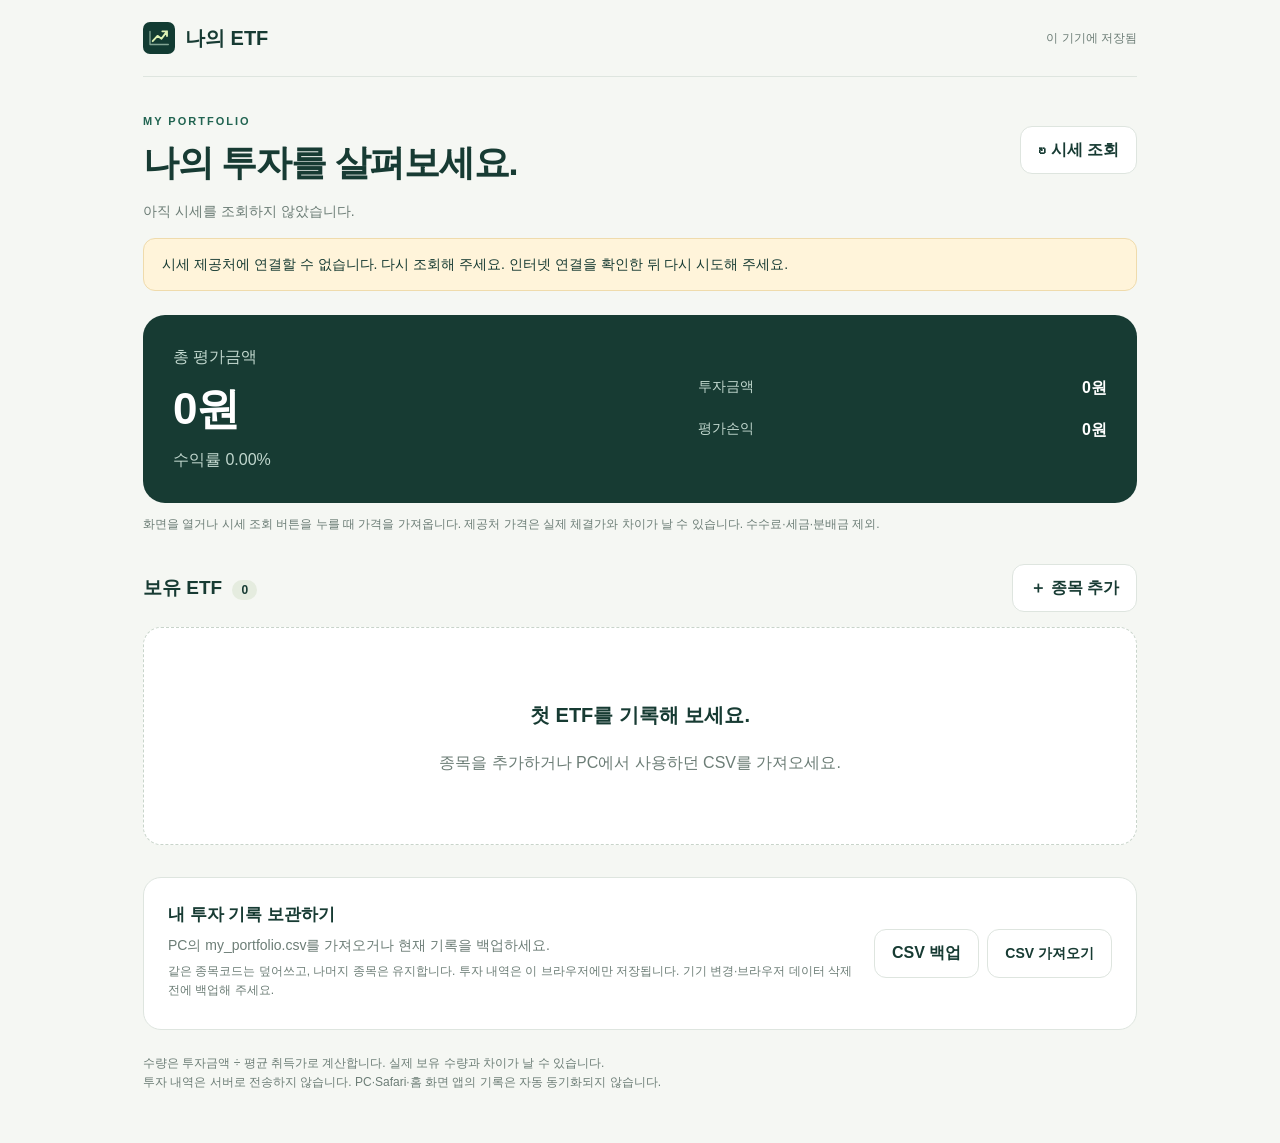
<file: docs/index.html>
<!doctype html>
<html lang="ko">
<head>
  <meta charset="utf-8">
  <meta name="viewport" content="width=device-width,initial-scale=1,viewport-fit=cover">
  <meta name="theme-color" content="#123b32">
  <meta name="apple-mobile-web-app-capable" content="yes">
  <meta name="apple-mobile-web-app-status-bar-style" content="default">
  <meta name="apple-mobile-web-app-title" content="나의 ETF">
  <meta name="description" content="나의 ETF 투자 기록과 수익률. 투자 내역은 이 기기에 저장됩니다.">
  <title>나의 ETF · 포트폴리오</title>
  <link rel="manifest" href="./manifest.webmanifest">
  <link rel="apple-touch-icon" href="./icon-192.png">
  <link rel="icon" href="./icon.svg" type="image/svg+xml">
  <link rel="stylesheet" href="./style.css?v=6">
</head>
<body>
<div class="app-shell">
  <header class="topbar">
    <a class="brand" href="./"><img src="./icon.svg" width="32" height="32" alt=""> 나의 ETF</a>
    <span class="hint">이 기기에 저장됨</span>
  </header>
  <main>
    <div class="heading"><div><p class="eyebrow">MY PORTFOLIO</p><h1>나의 투자를 살펴보세요.</h1></div><button id="refresh" class="secondary">↻ 시세 조회</button></div>
    <p class="muted" id="updated">등록한 종목을 불러오고 있습니다.</p>
    <div id="message" role="status" aria-live="polite"></div><div id="market-notice" role="status" aria-live="polite"></div><div id="storage-notice" role="alert"></div>
    <section class="overview" aria-label="포트폴리오 합계">
      <div class="balance"><p>총 평가금액</p><h2 id="valuation">—</h2><p id="return-rate">—</p></div>
      <div class="balance-detail"><div><span>투자금액</span><strong id="invested">—</strong></div><div><span>평가손익</span><strong id="profit">—</strong></div></div>
    </section>
    <p class="hint">화면을 열거나 시세 조회 버튼을 누를 때 가격을 가져옵니다. 제공처 가격은 실제 체결가와 차이가 날 수 있습니다. 수수료·세금·분배금 제외.</p>
    <div class="section-heading"><h2>보유 ETF <span id="count" class="badge">0</span></h2><button id="add" class="secondary">＋ 종목 추가</button></div>
    <section id="holdings" aria-live="polite"><div class="empty">포트폴리오를 불러오는 중입니다.</div></section>
    <section class="panel backup"><div><h2>내 투자 기록 보관하기</h2><p class="muted">PC의 my_portfolio.csv를 가져오거나 현재 기록을 백업하세요.</p><p class="hint">같은 종목코드는 덮어쓰고, 나머지 종목은 유지합니다. 투자 내역은 이 브라우저에만 저장됩니다. 기기 변경·브라우저 데이터 삭제 전에 백업해 주세요.</p></div><div class="backup-actions"><button class="button secondary" id="export">CSV 백업</button><label class="button secondary" for="csv-file">CSV 가져오기</label><input type="file" id="csv-file" accept=".csv,text/csv" hidden></div></section>
    <footer>수량은 투자금액 ÷ 평균 취득가로 계산합니다. 실제 보유 수량과 차이가 날 수 있습니다.<br>투자 내역은 서버로 전송하지 않습니다. PC·Safari·홈 화면 앱의 기록은 자동 동기화되지 않습니다.</footer>
  </main>
</div>
<dialog id="editor">
  <form id="holding-form">
    <div class="section-heading"><h2 id="editor-title">ETF 추가</h2><button type="button" id="close" class="text-button" aria-label="닫기">✕</button></div>
    <label for="search">ETF 검색</label><input type="search" id="search" placeholder="종목명 또는 코드 검색" autocomplete="off"><p id="search-status" class="hint">검색 목록을 불러옵니다. 아래에 직접 입력할 수도 있어요.</p><div id="search-results"></div>
    <label for="code">종목코드</label><input id="code" name="code" placeholder="예: 069500" pattern="[0-9A-Za-z]{6}" maxlength="6" required>
    <label for="name">종목명</label><input id="name" name="name" maxlength="100" placeholder="예: KODEX 200" required>
    <label for="buy">1주당 평균 취득가 (원)</label><input id="buy" name="buy" type="number" inputmode="decimal" step="0.01" min="0.01" max="1000000000000000" required>
    <label for="invested-input">총 투자금액 (원)</label><input id="invested-input" name="invested" type="number" inputmode="decimal" step="0.01" min="0.01" max="1000000000000000" required>
    <p id="form-error" role="alert" class="negative"></p><button id="save" type="submit">저장하기</button>
  </form>
</dialog>
<script src="./app.mjs?v=5" type="module"></script>

</body>
</html>
</file>
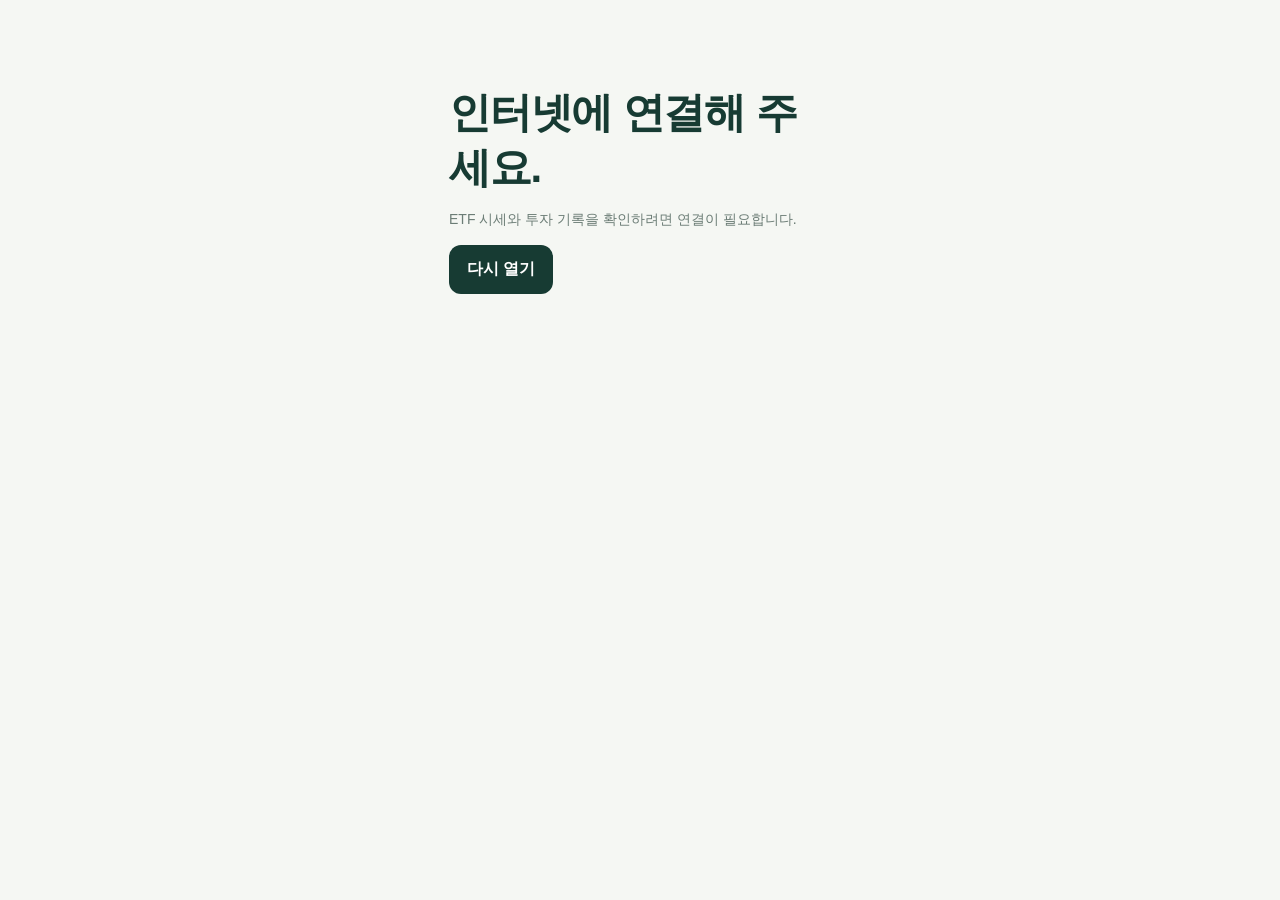
<file: static/offline.html>
<!doctype html><html lang="ko"><meta charset="utf-8"><meta name="viewport" content="width=device-width,initial-scale=1"><meta name="theme-color" content="#123b32"><title>나의 ETF · 오프라인</title><link rel="stylesheet" href="/static/style.css"><main class="login-shell"><h1>인터넷에 연결해 주세요.</h1><p class="muted">ETF 시세와 투자 기록을 확인하려면 연결이 필요합니다.</p><a class="button" href="/">다시 열기</a></main></html>
</file>
<file: docs/style.css>
:root{color-scheme:light;--ink:#173b33;--muted:#6c7d76;--paper:#f5f7f3;--line:#dee5df;--green:#216451;--red:#bb3d37}*{box-sizing:border-box}body{margin:0;background:var(--paper);color:var(--ink);font-family:-apple-system,BlinkMacSystemFont,'Apple SD Gothic Neo','Malgun Gothic',sans-serif;line-height:1.55}button,input{font:inherit}button,.button{min-height:44px;border-radius:12px;padding:11px 17px;border:1px solid transparent;background:var(--ink);color:white;cursor:pointer;text-decoration:none;font-weight:600;display:inline-flex;align-items:center;justify-content:center;gap:8px}button:disabled{opacity:.55;cursor:wait}button:focus-visible,a:focus-visible,input:focus-visible{outline:3px solid #98bb58;outline-offset:3px}a{color:inherit}.secondary{background:white;color:var(--ink);border-color:var(--line)}.text-button{background:transparent;color:var(--muted);padding:8px;font-size:14px}.app-shell{max-width:1050px;margin:auto;padding:0 28px}.topbar{display:flex;align-items:center;justify-content:space-between;border-bottom:1px solid var(--line);padding:22px 0}.brand{display:flex;align-items:center;gap:10px;font-weight:750;text-decoration:none;font-size:20px}main{padding:36px 0}.heading,.section-heading{display:flex;align-items:center;justify-content:space-between;gap:16px}.eyebrow{font-size:11px;letter-spacing:2px;font-weight:700;color:var(--green);margin:0 0 10px}h1{font-size:clamp(25px,4vw,36px);letter-spacing:-1.2px;margin:0;line-height:1.3}h2{font-size:19px;margin:0}.muted{color:var(--muted);font-size:14px}.hint{color:var(--muted);font-size:12px}.overview{background:var(--ink);border-radius:22px;padding:30px;color:#fff;display:grid;grid-template-columns:1.2fr 1fr;gap:35px;margin-top:24px}.balance p{margin:0;color:#c1d7ce}.balance h2{font-size:clamp(30px,5vw,44px);letter-spacing:-1px;margin:5px 0}.balance-detail{display:grid;gap:17px;align-content:center}.balance-detail div{display:flex;justify-content:space-between;gap:12px}.balance-detail span{color:#c1d7ce;font-size:14px}.section-heading{margin:30px 0 15px}.badge{font-size:12px;border-radius:20px;background:#e5ecdf;padding:3px 9px;margin-left:5px}.panel,.holding{border:1px solid var(--line);background:#fff;border-radius:18px;padding:24px}.holding{margin:7px 0;padding:12px 14px;border-radius:13px}.holding-top{display:grid;grid-template-columns:minmax(0,1fr) 5rem 9ch;align-items:center;gap:8px;min-width:0}.holding h3{margin:0;font-size:16px;line-height:1.5;min-width:0;overflow:hidden;text-overflow:ellipsis;white-space:nowrap}.holding-daily{justify-self:end;font-size:13px;text-align:center;font-variant-numeric:tabular-nums;white-space:nowrap;line-height:1.5;padding:2px 5px;border-radius:999px;background:#edf2ef}.holding-daily.positive{background:#fce7e7}.holding-daily.negative{background:#e3edff}.holding-return{text-align:right;font-size:17px;font-variant-numeric:tabular-nums;white-space:nowrap}.holding-details{display:grid;grid-template-columns:1fr 1fr;gap:12px;margin-top:5px;min-width:0}.holding-details>div{display:flex;align-items:baseline;gap:6px;min-width:0;white-space:nowrap}.holding-details>div:last-child{justify-content:flex-end}.holding-details span{color:var(--muted);font-size:11px;flex-shrink:0}.holding-details strong{font-size:13px;min-width:0;overflow:hidden;text-overflow:ellipsis;font-variant-numeric:tabular-nums}.positive{color:#b13e36}.negative{color:#2c62ae}.overview .positive{color:#ffc0a8}.overview .negative{color:#b5d9ff}.backup{margin-top:32px;display:flex;justify-content:space-between;align-items:center;gap:20px}.backup h2{font-size:17px}.backup p{margin:6px 0}.backup-actions{display:flex;gap:8px;flex-shrink:0}.notice{padding:15px 18px;background:#fff4da;border:1px solid #efdbac;border-radius:12px;margin:15px 0;font-size:14px}.empty{text-align:center;padding:52px 20px;background:#fff;border:1px dashed #c8d4ca;border-radius:18px;color:var(--muted)}.empty h3{color:var(--ink);font-size:20px}footer{font-size:12px;color:var(--muted);padding:24px 0 15px}dialog{border:1px solid var(--line);border-radius:22px;max-width:480px;width:calc(100% - 28px);padding:24px;max-height:90dvh;overflow:auto;color:var(--ink)}dialog::backdrop{background:#152e2877;backdrop-filter:blur(3px)}dialog .section-heading{margin:0 0 16px}label{display:block;font-size:14px;font-weight:600;margin:14px 0 6px}input{width:100%;min-height:48px;background:#fafbf8;border:1px solid #cbd7ce;border-radius:10px;padding:10px 12px;font-size:16px;color:var(--ink)}#save{width:100%;margin-top:10px}#search-results{max-height:180px;overflow:auto}#search-results button{width:100%;background:#f1f5ee;color:var(--ink);text-align:left;justify-content:flex-start;border-radius:6px;margin:3px 0;font-size:13px}.login-shell{max-width:430px;margin:6vh auto;padding:32px 24px}.login-shell h1{font-size:42px}.login-shell>.eyebrow{margin-top:26px}.login-form{margin:28px 0;padding:24px}.login-form label{margin-top:0}.login-form button{width:100%;margin-top:18px}.login-shell>.hint{line-height:1.8}.button{margin:0}.error-text{color:var(--red)}@media(max-width:640px){.app-shell{padding:0 18px}.topbar{padding-top:max(15px,env(safe-area-inset-top));padding-bottom:15px}main{padding-top:28px}.heading{align-items:flex-start;flex-direction:column;gap:15px}.heading button{font-size:13px}.overview{grid-template-columns:1fr;gap:22px;padding:24px;border-radius:19px}.balance-detail{border-top:1px solid #ffffff22;padding-top:20px;gap:12px}.backup{flex-direction:column;align-items:stretch;padding:20px}.backup-actions>*{flex:1}.backup-actions{flex-wrap:wrap}.section-heading h2{font-size:18px}.section-heading button{font-size:13px}.app-shell{padding-bottom:env(safe-area-inset-bottom)}dialog{padding:20px}.login-shell{margin-top:3vh}}@media(prefers-reduced-motion:no-preference){button{transition:opacity .15s,background .15s}dialog[open]{animation:appear .18s ease-out}@keyframes appear{from{opacity:0;transform:translateY(12px)}to{opacity:1;transform:translateY(0)}}

@media(max-width:360px){.holding{padding:11px 12px}.holding-details{gap:8px}.holding-details>div{gap:4px}.holding-details span{font-size:10px}.holding-details strong{font-size:12px}.holding h3{font-size:15px}.holding-return{font-size:16px}}
</file>
<file: static/style.css>
:root{color-scheme:light;--ink:#173b33;--muted:#6c7d76;--paper:#f5f7f3;--line:#dee5df;--green:#216451;--red:#bb3d37}*{box-sizing:border-box}body{margin:0;background:var(--paper);color:var(--ink);font-family:-apple-system,BlinkMacSystemFont,'Apple SD Gothic Neo','Malgun Gothic',sans-serif;line-height:1.55}button,input{font:inherit}button,.button{min-height:44px;border-radius:12px;padding:11px 17px;border:1px solid transparent;background:var(--ink);color:white;cursor:pointer;text-decoration:none;font-weight:600;display:inline-flex;align-items:center;justify-content:center;gap:8px}button:disabled{opacity:.55;cursor:wait}button:focus-visible,a:focus-visible,input:focus-visible{outline:3px solid #98bb58;outline-offset:3px}a{color:inherit}.secondary{background:white;color:var(--ink);border-color:var(--line)}.text-button{background:transparent;color:var(--muted);padding:8px;font-size:14px}.app-shell{max-width:1050px;margin:auto;padding:0 28px}.topbar{display:flex;align-items:center;justify-content:space-between;border-bottom:1px solid var(--line);padding:22px 0}.brand{display:flex;align-items:center;gap:10px;font-weight:750;text-decoration:none;font-size:20px}main{padding:36px 0}.heading,.section-heading{display:flex;align-items:center;justify-content:space-between;gap:16px}.eyebrow{font-size:11px;letter-spacing:2px;font-weight:700;color:var(--green);margin:0 0 10px}h1{font-size:clamp(25px,4vw,36px);letter-spacing:-1.2px;margin:0;line-height:1.3}h2{font-size:19px;margin:0}.muted{color:var(--muted);font-size:14px}.hint{color:var(--muted);font-size:12px}.overview{background:var(--ink);border-radius:22px;padding:30px;color:#fff;display:grid;grid-template-columns:1.2fr 1fr;gap:35px;margin-top:24px}.balance p{margin:0;color:#c1d7ce}.balance h2{font-size:clamp(30px,5vw,44px);letter-spacing:-1px;margin:5px 0}.balance-detail{display:grid;gap:17px;align-content:center}.balance-detail div{display:flex;justify-content:space-between;gap:12px}.balance-detail span{color:#c1d7ce;font-size:14px}.section-heading{margin:30px 0 15px}.badge{font-size:12px;border-radius:20px;background:#e5ecdf;padding:3px 9px;margin-left:5px}.panel,.holding{border:1px solid var(--line);background:#fff;border-radius:18px;padding:24px}.holding{margin:12px 0}.holding-top{display:flex;justify-content:space-between;gap:10px;align-items:flex-start}.holding h3{margin:0;font-size:19px}.code{font-size:12px;color:var(--muted);letter-spacing:.5px}.holding-price{text-align:right}.holding-price strong{font-size:21px;display:block}.holding-price span{font-size:13px}.holding-grid{display:grid;grid-template-columns:repeat(4,1fr);gap:16px;border-top:1px solid var(--line);padding-top:18px;margin-top:18px}.holding-grid span{display:block;color:var(--muted);font-size:12px;margin-bottom:4px}.holding-grid strong{font-size:15px}.holding-bottom{display:flex;justify-content:space-between;align-items:center;margin-top:12px}.actions{display:flex;gap:4px}.positive{color:#b13e36}.negative{color:#2c62ae}.overview .positive{color:#ffc0a8}.overview .negative{color:#b5d9ff}.backup{margin-top:32px;display:flex;justify-content:space-between;align-items:center;gap:20px}.backup h2{font-size:17px}.backup p{margin:6px 0}.backup-actions{display:flex;gap:8px;flex-shrink:0}.notice{padding:15px 18px;background:#fff4da;border:1px solid #efdbac;border-radius:12px;margin:15px 0;font-size:14px}.empty{text-align:center;padding:52px 20px;background:#fff;border:1px dashed #c8d4ca;border-radius:18px;color:var(--muted)}.empty h3{color:var(--ink);font-size:20px}footer{font-size:12px;color:var(--muted);padding:24px 0 15px}dialog{border:1px solid var(--line);border-radius:22px;max-width:480px;width:calc(100% - 28px);padding:24px;max-height:90dvh;overflow:auto;color:var(--ink)}dialog::backdrop{background:#152e2877;backdrop-filter:blur(3px)}dialog .section-heading{margin:0 0 16px}label{display:block;font-size:14px;font-weight:600;margin:14px 0 6px}input{width:100%;min-height:48px;background:#fafbf8;border:1px solid #cbd7ce;border-radius:10px;padding:10px 12px;font-size:16px;color:var(--ink)}#save{width:100%;margin-top:10px}#search-results{max-height:180px;overflow:auto}#search-results button{width:100%;background:#f1f5ee;color:var(--ink);text-align:left;justify-content:flex-start;border-radius:6px;margin:3px 0;font-size:13px}.login-shell{max-width:430px;margin:6vh auto;padding:32px 24px}.login-shell h1{font-size:42px}.login-shell>.eyebrow{margin-top:26px}.login-form{margin:28px 0;padding:24px}.login-form label{margin-top:0}.login-form button{width:100%;margin-top:18px}.login-shell>.hint{line-height:1.8}.button{margin:0}.error-text{color:var(--red)}@media(max-width:640px){.app-shell{padding:0 18px}.topbar{padding-top:max(15px,env(safe-area-inset-top));padding-bottom:15px}main{padding-top:28px}.heading{align-items:flex-start;flex-direction:column;gap:15px}.heading button{font-size:13px}.overview{grid-template-columns:1fr;gap:22px;padding:24px;border-radius:19px}.balance-detail{border-top:1px solid #ffffff22;padding-top:20px;gap:12px}.holding{padding:19px}.holding-grid{grid-template-columns:repeat(2,1fr);gap:18px}.holding h3{font-size:17px}.holding-price strong{font-size:19px}.holding-bottom{align-items:flex-start}.backup{flex-direction:column;align-items:stretch;padding:20px}.backup-actions>*{flex:1}.backup-actions{flex-wrap:wrap}.section-heading h2{font-size:18px}.section-heading button{font-size:13px}.app-shell{padding-bottom:env(safe-area-inset-bottom)}dialog{padding:20px}.login-shell{margin-top:3vh}}@media(prefers-reduced-motion:no-preference){button{transition:opacity .15s,background .15s}dialog[open]{animation:appear .18s ease-out}@keyframes appear{from{opacity:0;transform:translateY(12px)}to{opacity:1;transform:translateY(0)}}
</file>
